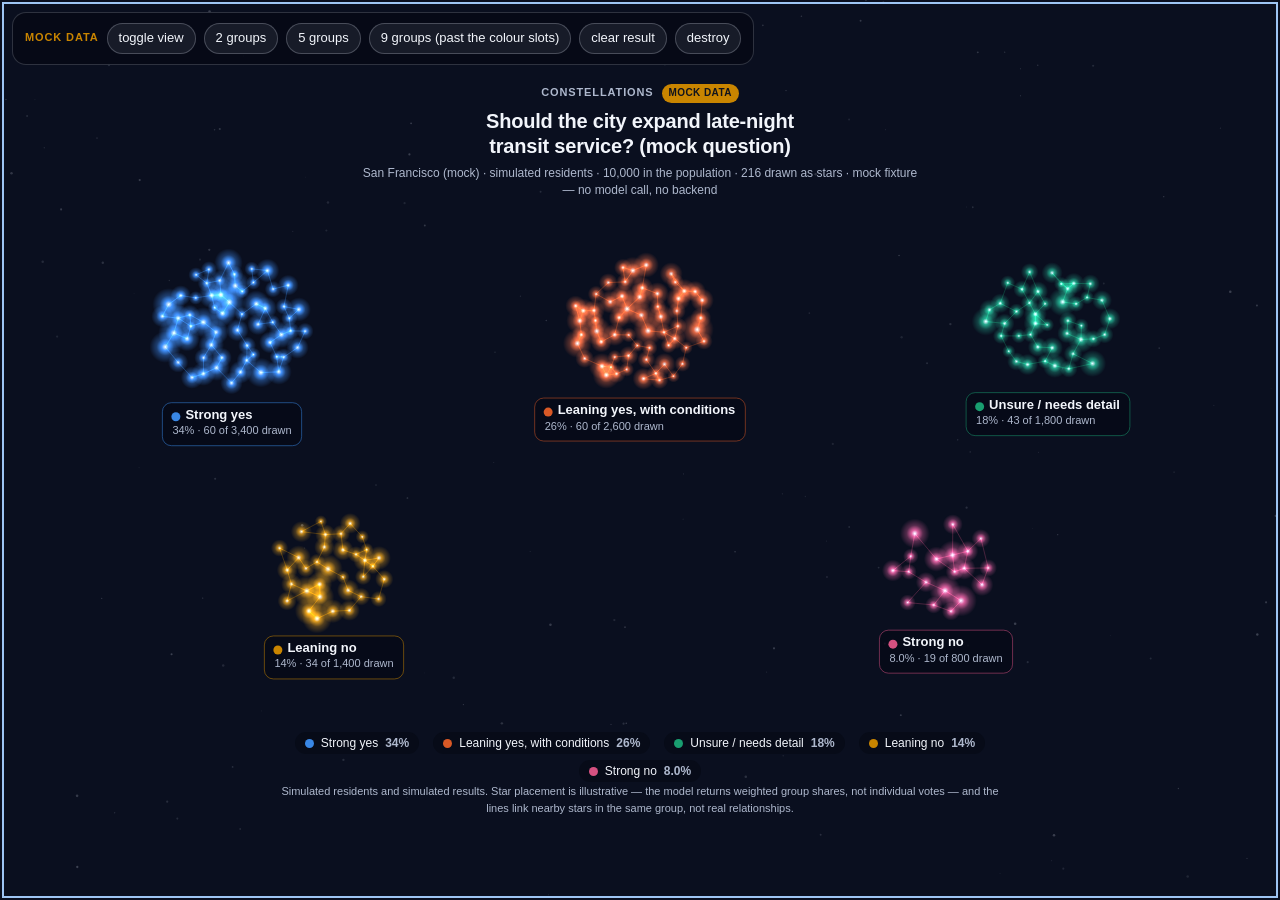
<file: frontend/constellations-demo.html>
<!DOCTYPE html>
<html lang="en">
<head>
  <meta charset="UTF-8" />
  <meta name="viewport" content="width=device-width, initial-scale=1.0" />
  <title>Constellations · standalone harness (mock data)</title>
  <link rel="stylesheet" href="constellations.css" data-constellations />
  <style>
    /* Harness chrome only — none of this ships with the renderer. */
    html, body { margin: 0; height: 100%; overflow: hidden; background: #0a0f1f; }
    body { font: 13px/1.45 -apple-system, BlinkMacSystemFont, "Segoe UI", Helvetica, Arial, sans-serif; color: #f2f5fb; }
    #harness {
      position: fixed; top: 12px; left: 12px; z-index: 50;
      display: flex; flex-wrap: wrap; gap: 8px; align-items: center;
      padding: 10px 12px; border-radius: 14px;
      background: rgba(6, 10, 22, .88); border: 1px solid rgba(226, 232, 245, .18);
    }
    #harness strong { font-size: 11px; letter-spacing: .08em; text-transform: uppercase; color: #c98500; }
    #harness button {
      border: 1px solid rgba(226, 232, 245, .24); border-radius: 999px;
      background: rgba(226, 232, 245, .08); color: #f2f5fb;
      padding: 5px 11px; font: inherit; cursor: pointer;
    }
    #harness button:hover { background: rgba(226, 232, 245, .18); }
    #harness button:focus-visible { outline: 2px solid #9ec5f4; outline-offset: 2px; }
    /* on a phone the toolbar stays one scrollable row, clear of the view's header */
    @media (max-width: 560px) {
      #harness { top: 8px; left: 8px; right: 8px; flex-wrap: nowrap; overflow-x: auto; padding: 7px 9px; font-size: 11px; }
      #harness button { white-space: nowrap; padding: 4px 9px; }
    }
  </style>
</head>
<body>
  <!-- Development harness for the constellation renderer. Every model it feeds
       the view is MOCK DATA: no backend, no model call, no real prediction. The
       integrated app supplies the real model through setResult(). -->
  <div id="harness">
    <strong>mock data</strong>
    <button id="toggle" type="button">toggle view</button>
    <button id="groups-2" type="button">2 groups</button>
    <button id="groups-5" type="button">5 groups</button>
    <button id="groups-9" type="button">9 groups (past the colour slots)</button>
    <button id="clear" type="button">clear result</button>
    <button id="destroy" type="button">destroy</button>
  </div>

  <script type="module">
    import { initConstellations, createMockModel } from "./src/constellations.js";

    // A ninth group has no colour slot by design — it renders neutral and
    // relies on its direct label. This builds one so that path is visible here.
    function manyGroups(n) {
      const base = createMockModel({ groups: 5, question: "Nine-group stress fixture (mock question)" });
      const extra = [];
      for (let i = base.groups.length; i < n; i++) {
        extra.push({
          id: `mock-extra-${i}`, label: `Other grouping ${i - 4} (mock)`,
          share: 0.02, member_count: 200,
          members: Array.from({ length: 12 }, (_, k) => ({ id: 90000 + i * 100 + k, name: `Resident ${i}-${k}`, age: 30 + k, synthetic: true })),
        });
      }
      return { ...base, groups: [...base.groups, ...extra] };
    }

    // The harness passes a stub for `map`: the renderer only ever reads
    // reducedMotion / charOf / drawCharTo off it, so it stands alone here.
    // The stub tracks the motion preference the way app.js does, so this page
    // behaves like the integrated view rather than pinning motion on.
    const motionPreference = matchMedia("(prefers-reduced-motion: reduce)");
    const mapStub = { reducedMotion: motionPreference.matches };
    motionPreference.addEventListener("change", (e) => { mapStub.reducedMotion = e.matches; });
    const stateStub = { city: { display: "San Francisco (mock)" }, residents: 10000 };
    let view = initConstellations(mapStub, stateStub);
    let active = false;

    const apply = (model) => { view.setResult(model); if (!active) toggle(); };
    const toggle = () => { active = !active; view.setActive(active); };

    document.getElementById("toggle").addEventListener("click", toggle);
    document.getElementById("groups-2").addEventListener("click", () => apply(createMockModel({ groups: 2 })));
    document.getElementById("groups-5").addEventListener("click", () => apply(createMockModel({ groups: 5 })));
    document.getElementById("groups-9").addEventListener("click", () => apply(manyGroups(9)));
    document.getElementById("clear").addEventListener("click", () => view.setResult(null));
    document.getElementById("destroy").addEventListener("click", () => { view.destroy(); active = false; });

    apply(createMockModel({ groups: 5 }));
    // exposed for the browser test
    globalThis.__cst = { view, createMockModel, manyGroups, isActive: () => active };
  </script>
</body>
</html>
</file>
<file: frontend/constellations.css>
/* ─────────────────────────────────────────────────────────────────────────
   Constellations — the optional starfield view.

   Everything here is namespaced `.cst-*` and scoped under `.cst-root`, so this
   sheet can load next to styles.css without touching the city chrome. The
   palette is the night-sky one the view was validated against (surface
   #0a0f1f); type and spacing follow the scales in styles.css where they exist
   and fall back to literal values when this sheet is loaded on its own.
   ───────────────────────────────────────────────────────────────────────── */

.cst-root {
  position: fixed;
  inset: 0;
  z-index: 3;                 /* over the city canvas, under the app's chrome */
  color-scheme: dark;
  color: #f2f5fb;
  font-family: var(--font, "neue-haas-grotesk-display", -apple-system, BlinkMacSystemFont, "Segoe UI", Helvetica, Arial, sans-serif);
  pointer-events: none;       /* only the sky and the card take input */
}
.cst-root[hidden] { display: none; }

/* ── the sky ── */
.cst-sky {
  position: absolute;
  inset: 0;
  display: block;
  width: 100%;
  height: 100%;
  background: #0a0f1f;
  pointer-events: auto;
  cursor: pointer;
  touch-action: none;
}
.cst-sky:focus-visible { outline: 2px solid #9ec5f4; outline-offset: -4px; }

/* ── header: the question this sky answers ── */
.cst-header {
  position: absolute;
  top: 84px;
  left: 50%;
  transform: translateX(-50%);
  width: min(560px, calc(100vw - 32px));
  text-align: center;
}
.cst-kicker {
  display: flex;
  align-items: center;
  justify-content: center;
  gap: 8px;
  font-size: 11px;
  font-weight: 600;
  letter-spacing: .08em;
  text-transform: uppercase;
  color: #aeb8cd;
}
.cst-badge {
  padding: 2px 7px;
  border-radius: 999px;
  font-size: 10px;
  letter-spacing: .04em;
  text-transform: uppercase;
}
.cst-badge--mock { background: #c98500; color: #10131c; }
.cst-badge[hidden] { display: none; }
.cst-question {
  margin: 6px 0 0;
  font-size: 20px;
  font-weight: 600;
  line-height: 1.25;
  letter-spacing: -.01em;
  color: #f2f5fb;
  text-wrap: balance;
}
.cst-meta {
  margin-top: 6px;
  font-size: 12px;
  line-height: 1.45;
  color: #aeb8cd;
}

/* ── legend: always present, so identity is never colour alone ── */
.cst-legend {
  position: absolute;
  left: 50%;
  bottom: 118px;
  transform: translateX(-50%);
  display: flex;
  flex-wrap: wrap;
  justify-content: center;
  gap: 6px 14px;
  width: min(760px, calc(100vw - 24px));
  margin: 0;
  padding: 0;
  list-style: none;
}
.cst-legend-item {
  display: flex;
  align-items: center;
  gap: 7px;
  padding: 5px 10px;
  border-radius: 999px;
  background: rgba(6, 10, 22, .72);
  font-size: 12px;
  line-height: 1;
}
.cst-swatch {
  width: 9px;
  height: 9px;
  border-radius: 50%;
  flex: none;
}
.cst-legend-label { font-weight: 500; color: #f2f5fb; }
.cst-legend-share { font-weight: 600; color: #aeb8cd; font-variant-numeric: tabular-nums lining-nums; }

/* ── the standing disclaimer ── */
.cst-note {
  position: absolute;
  left: 50%;
  bottom: 84px;
  transform: translateX(-50%);
  width: min(720px, calc(100vw - 24px));
  text-align: center;
  font-size: 11px;
  line-height: 1.5;
  color: #aeb8cd;
}

/* ── the resident card ── */
.cst-card {
  position: absolute;
  left: 20px;                 /* the renderer flips this to `right` when the
                                 selected star sits on this side */
  bottom: 148px;
  width: min(320px, calc(100vw - 40px));
  padding: 16px;
  border-radius: 18px;
  background: rgba(10, 15, 31, .94);
  border: 1px solid rgba(226, 232, 245, .16);
  box-shadow: 0 16px 48px rgba(0, 0, 0, .5);
  pointer-events: auto;
}
.cst-card[hidden] { display: none; }
.cst-card-close {
  position: absolute;
  top: 10px;
  right: 10px;
  width: 26px;
  height: 26px;
  border: 0;
  border-radius: 50%;
  background: rgba(226, 232, 245, .12);
  color: #f2f5fb;
  font-size: 15px;
  line-height: 1;
  cursor: pointer;
}
.cst-card-close:hover { background: rgba(226, 232, 245, .2); }
.cst-card-close:focus-visible { outline: 2px solid #9ec5f4; outline-offset: 2px; }
.cst-card-head {
  display: flex;
  align-items: center;
  gap: 12px;
  padding-right: 28px;
}
.cst-card-portrait {
  width: 44px;
  height: 44px;
  flex: none;
  border-radius: 10px;
  background: rgba(226, 232, 245, .1);
  image-rendering: pixelated;
}
.cst-card-portrait--empty { opacity: .45; }
.cst-card-id { min-width: 0; }
.cst-card-name { font-size: 16px; font-weight: 600; line-height: 1.25; }
.cst-card-sub { font-size: 13px; line-height: 1.3; color: #aeb8cd; }
.cst-card-group {
  display: flex;
  align-items: center;
  gap: 7px;
  margin-top: 12px;
  font-size: 13px;
  color: #f2f5fb;
}
.cst-card-why {
  margin: 10px 0 0;
  font-size: 14px;
  line-height: 1.45;
  color: #e2e8f5;
}
.cst-card-disclaimer {
  margin: 12px 0 0;
  padding-top: 10px;
  border-top: 1px solid rgba(226, 232, 245, .14);
  font-size: 11px;
  line-height: 1.5;
  color: #aeb8cd;
}

/* the table view: present for assistive tech, out of the visual layout */
.cst-sr-only {
  position: absolute;
  width: 1px;
  height: 1px;
  margin: -1px;
  padding: 0;
  overflow: hidden;
  clip-path: inset(50%);
  white-space: nowrap;
  border: 0;
}

/* ── mobile ── the view keeps the same parts, stacked tighter ── */
@media (max-width: 560px) {
  .cst-header { top: 112px; width: calc(100vw - 24px); }
  .cst-question { font-size: 17px; }
  .cst-meta { font-size: 11px; }
  .cst-legend { bottom: 136px; gap: 5px 8px; width: calc(100vw - 16px); }
  .cst-legend-item { padding: 4px 8px; font-size: 11px; }
  .cst-note { bottom: 96px; width: calc(100vw - 16px); font-size: 10px; }
  /* on a phone the card spans the width, so the renderer's side flip is moot */
  .cst-card { left: 8px !important; right: 8px !important; bottom: 168px; width: auto; }
}

/* short viewports (landscape phones): the chrome gets out of the sky's way */
@media (max-height: 520px) {
  .cst-header { top: 64px; }
  .cst-legend { bottom: 86px; }
  .cst-note { bottom: 60px; }
  .cst-card { bottom: 110px; }
}

/* Twinkle lives in the canvas loop, which stops under this query; these rules
   cover the chrome so nothing animates here either. */
@media (prefers-reduced-motion: reduce) {
  .cst-root *, .cst-root { animation: none !important; transition: none !important; }
}

@media (forced-colors: active) {
  .cst-root { color: CanvasText; }
  .cst-legend-item, .cst-card { background: Canvas; border: 1px solid CanvasText; }
  .cst-legend-label, .cst-legend-share, .cst-card-sub, .cst-note, .cst-meta, .cst-card-disclaimer { color: CanvasText; }
  .cst-swatch { border: 1px solid CanvasText; }
}
</file>
